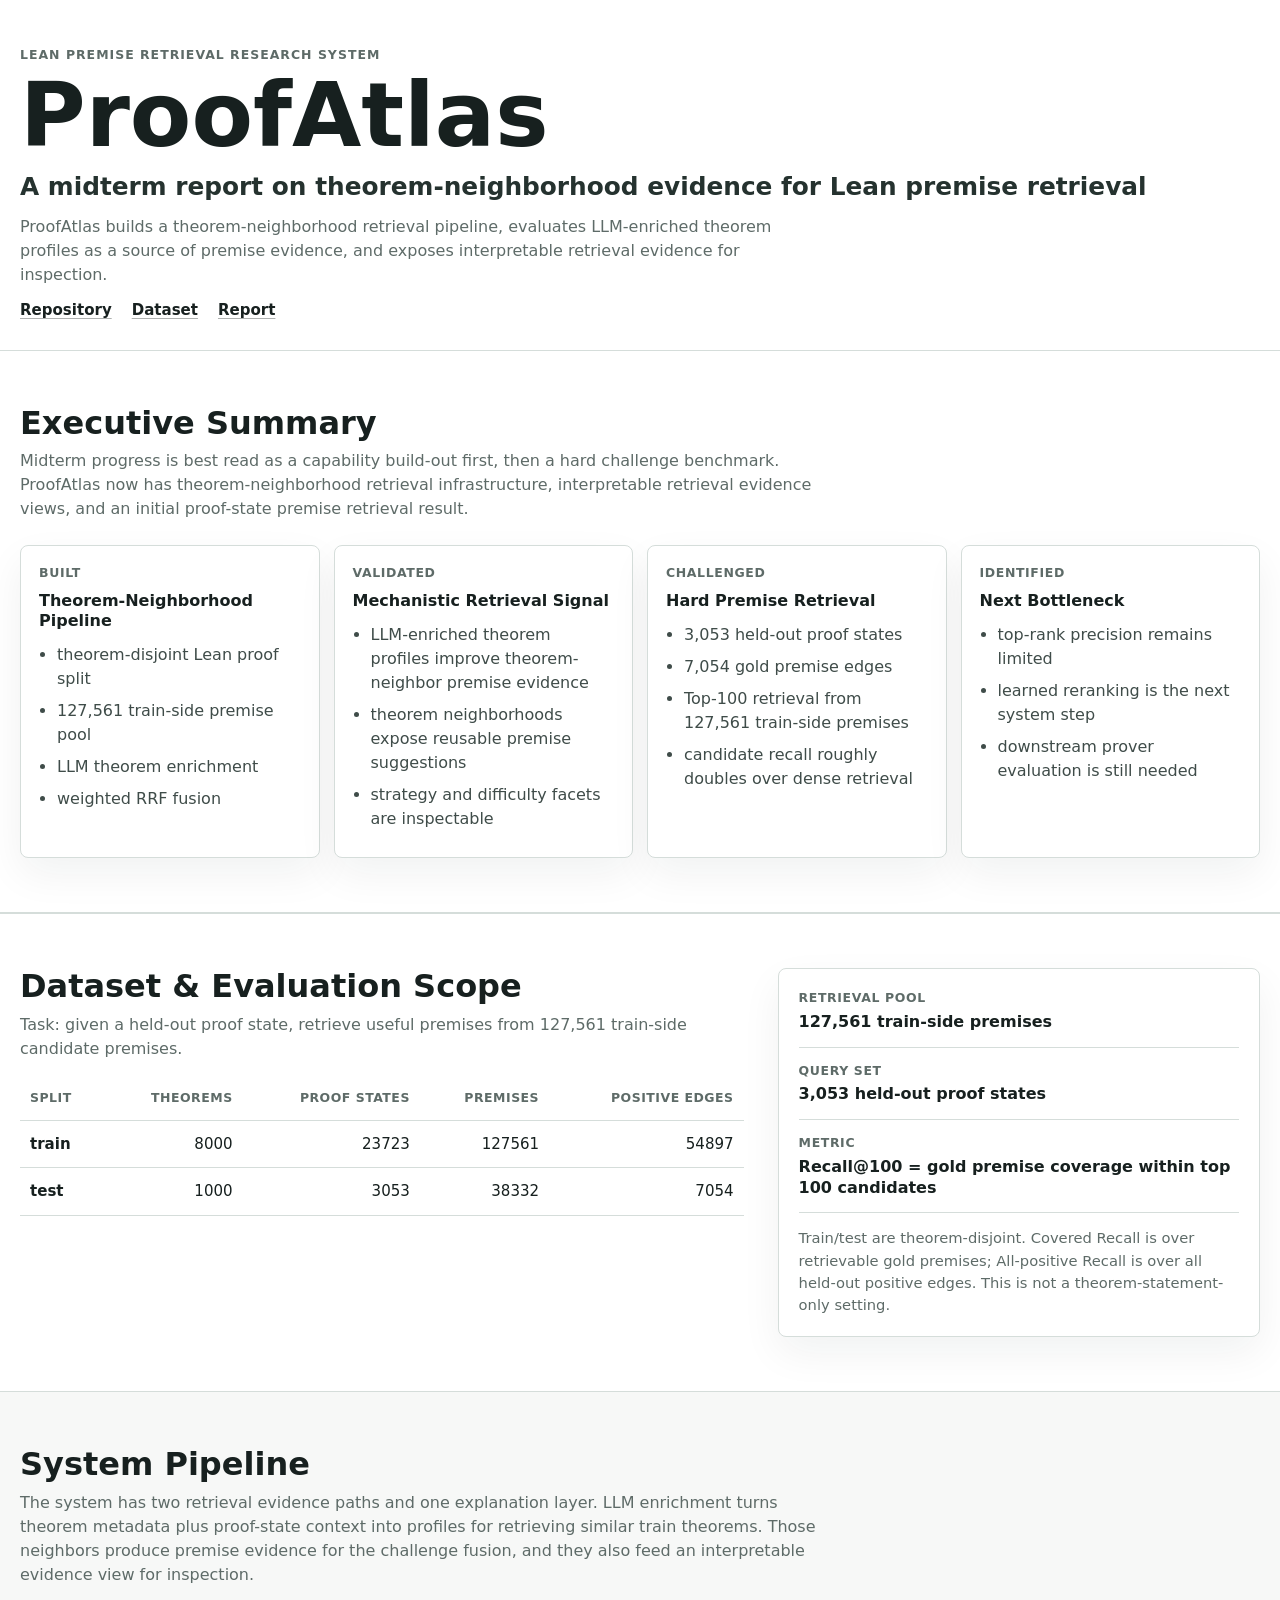
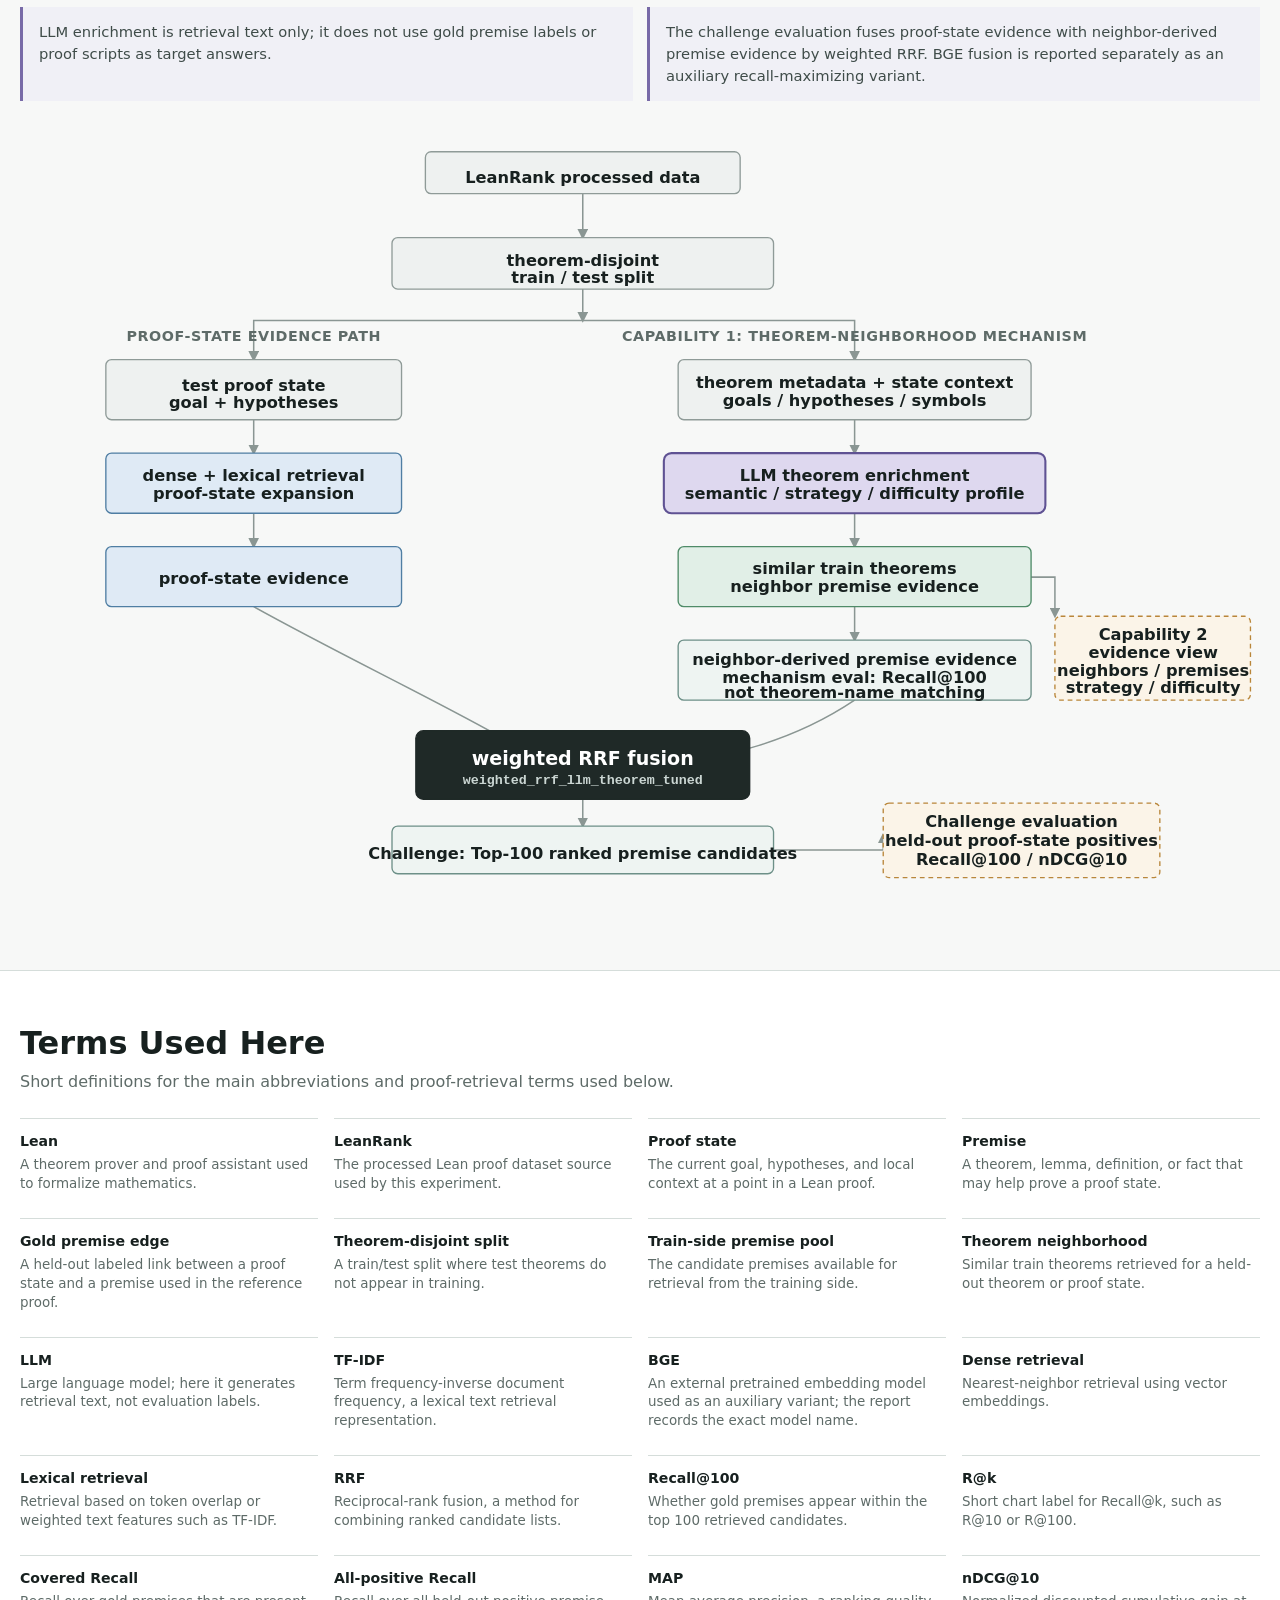
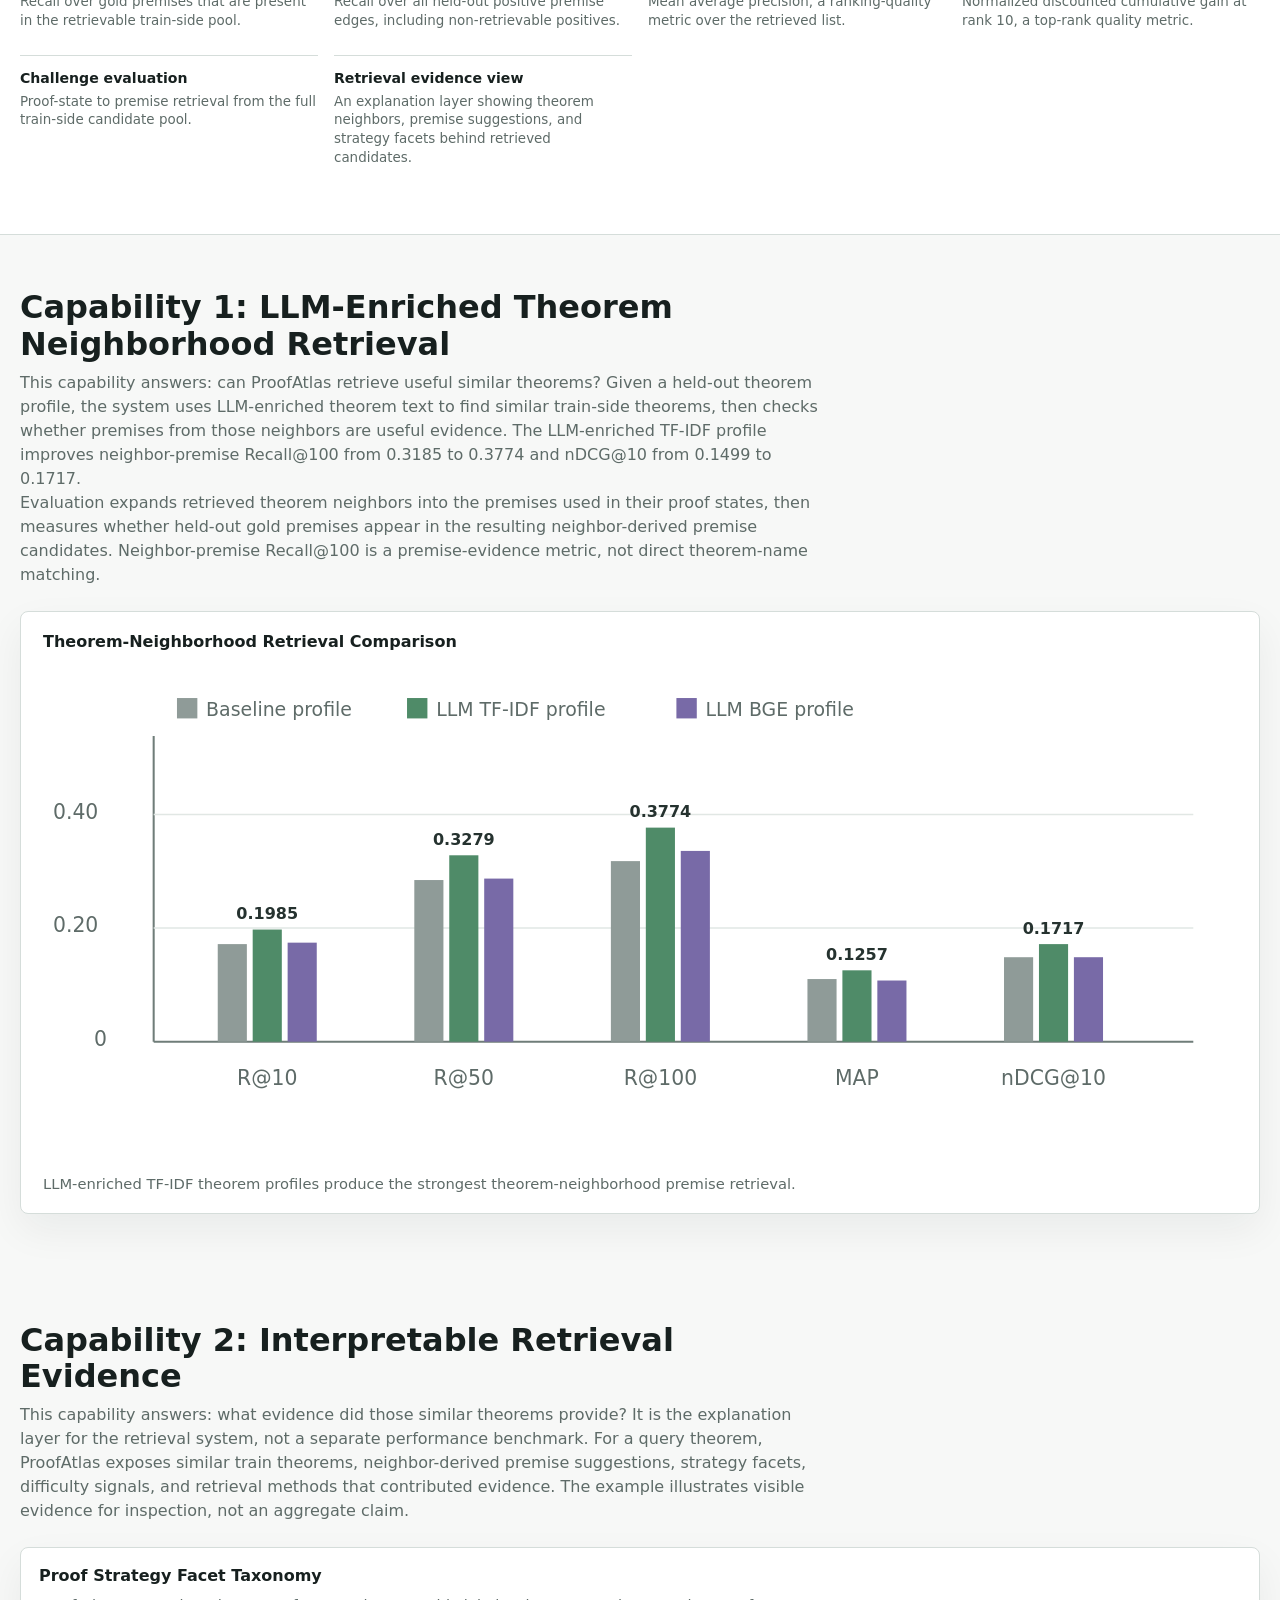
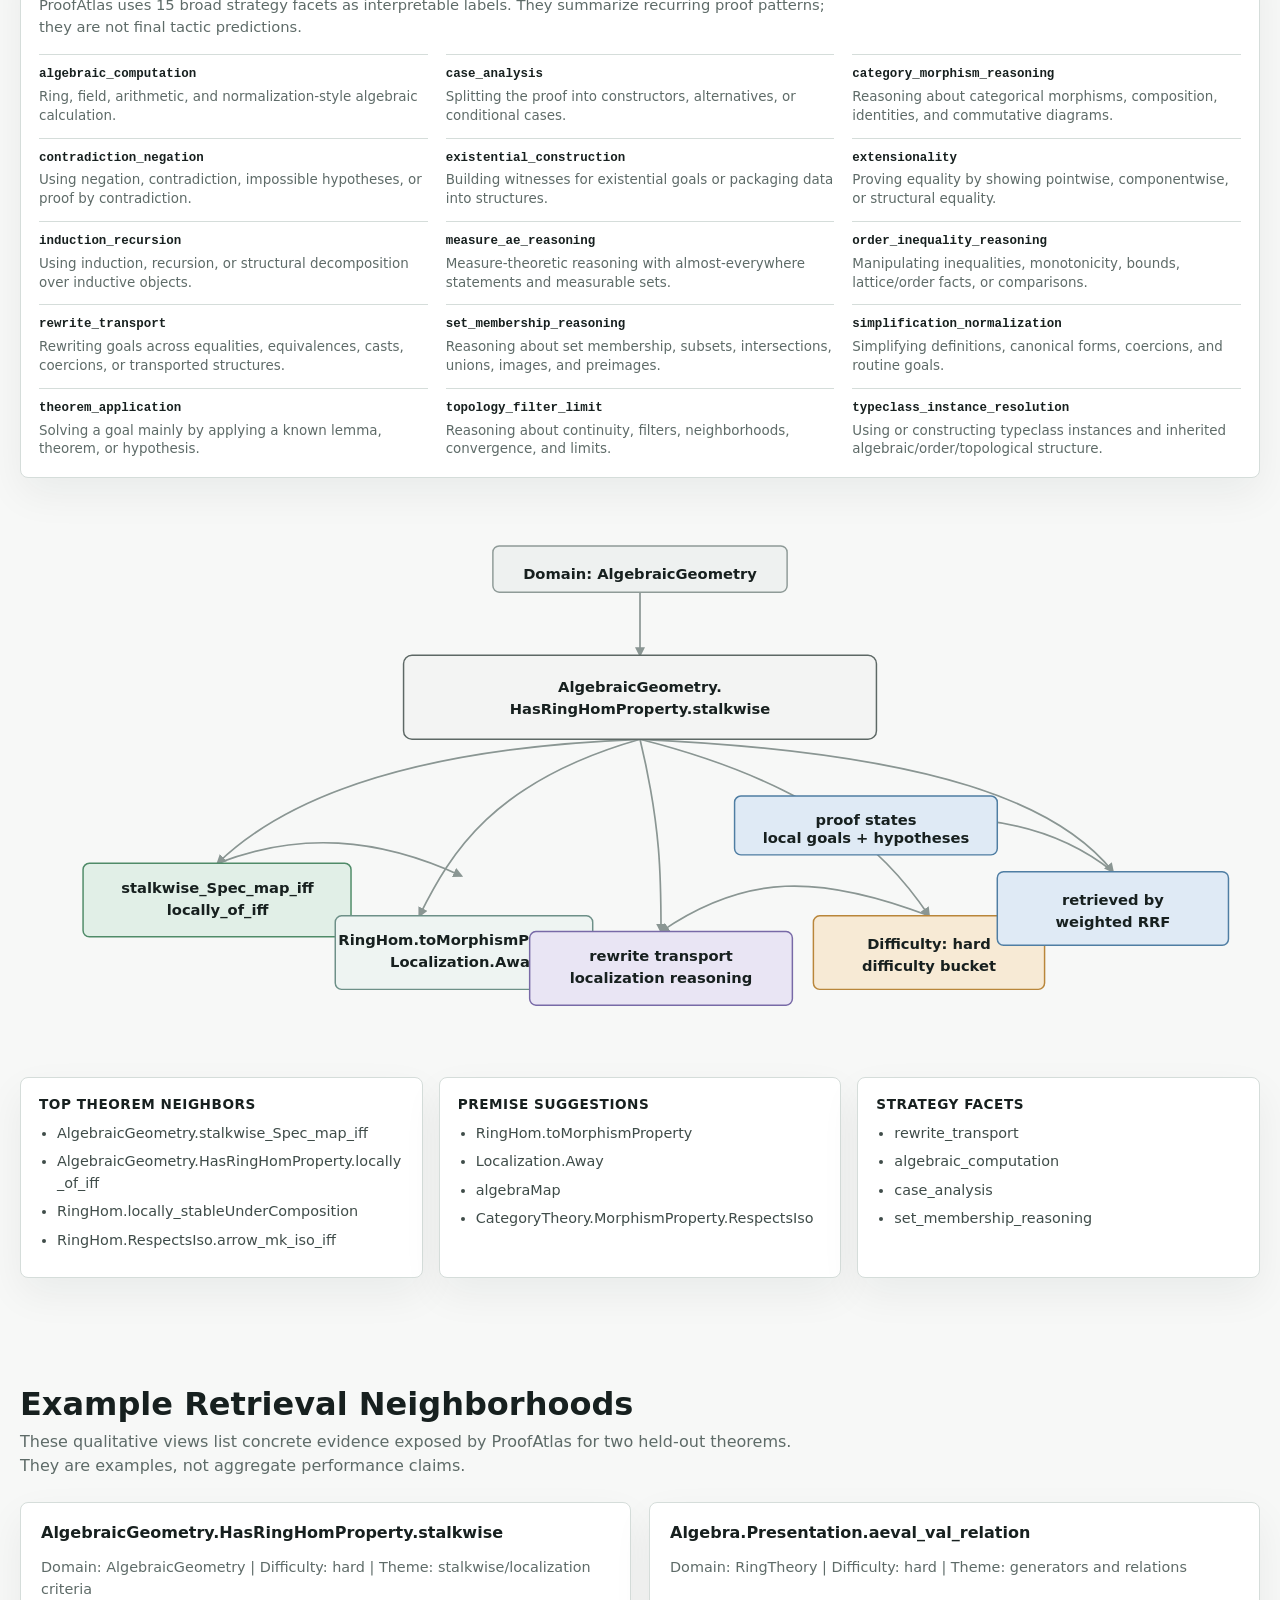
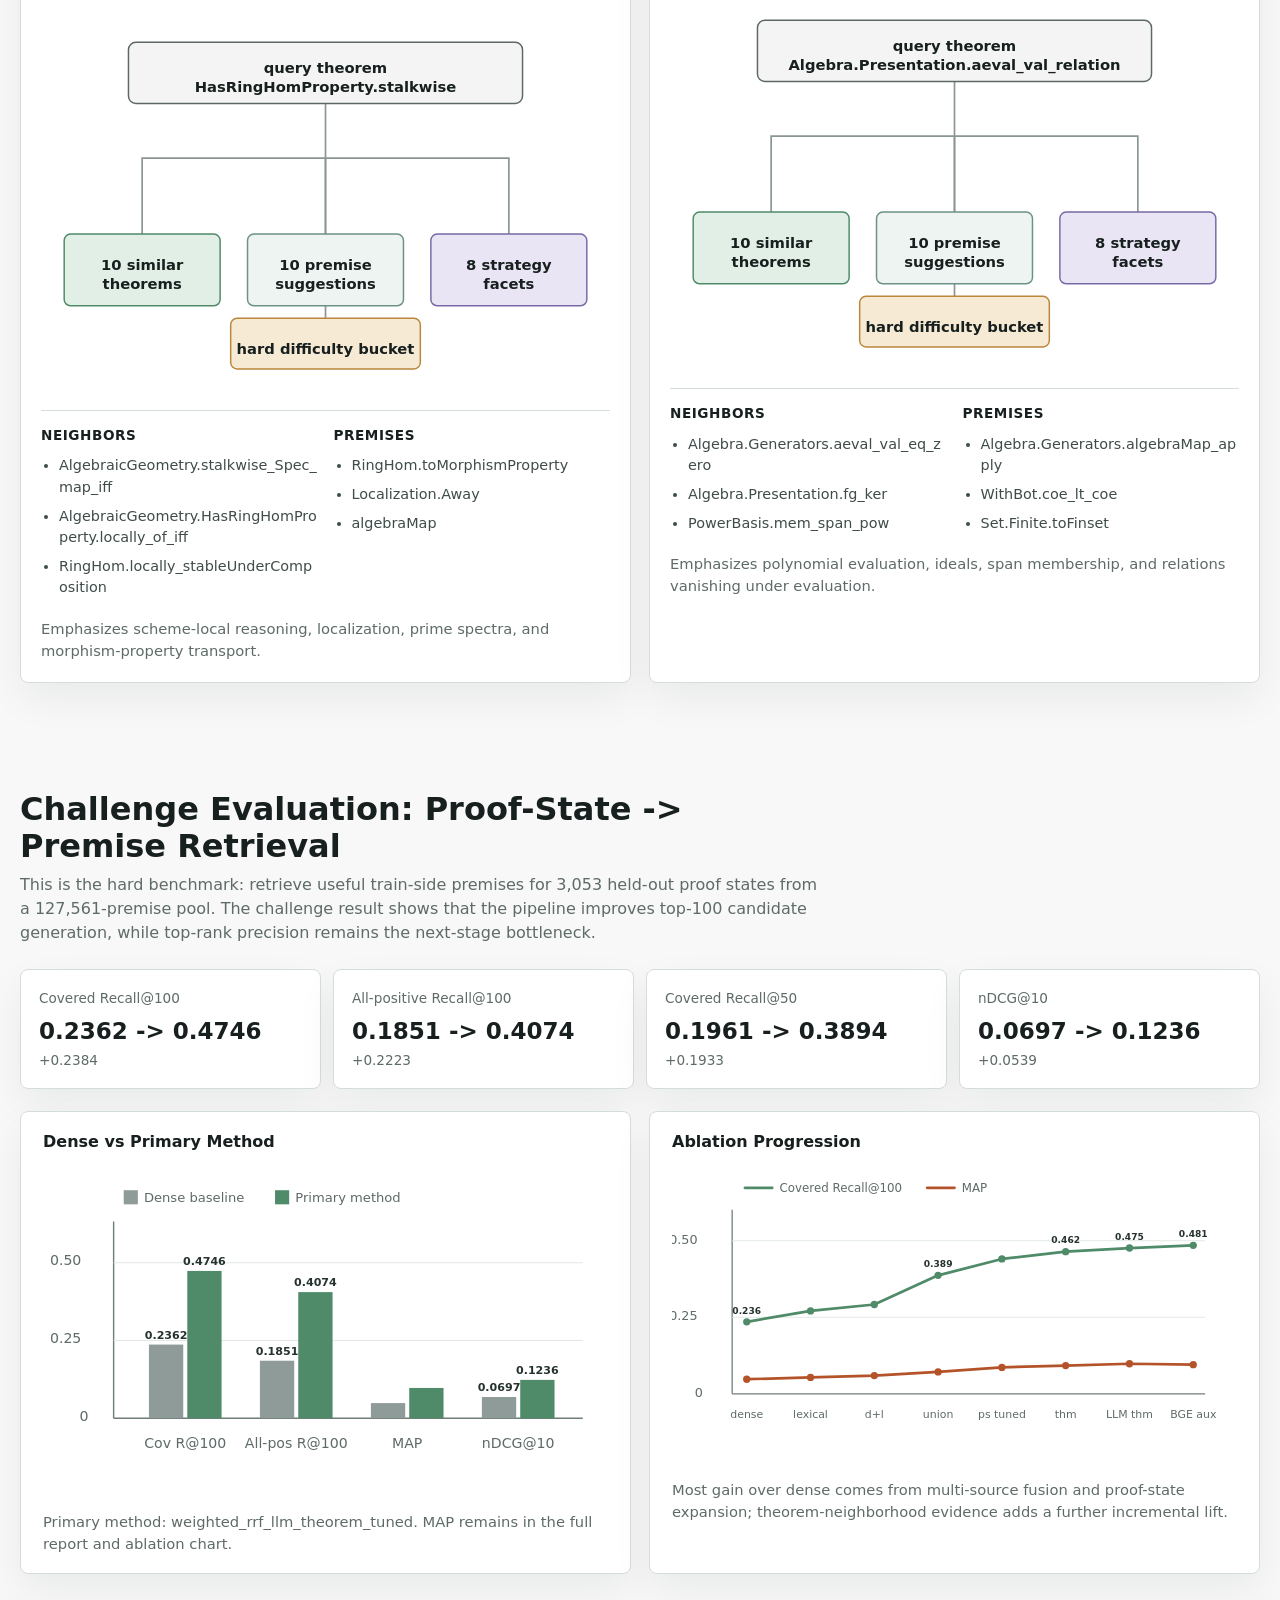
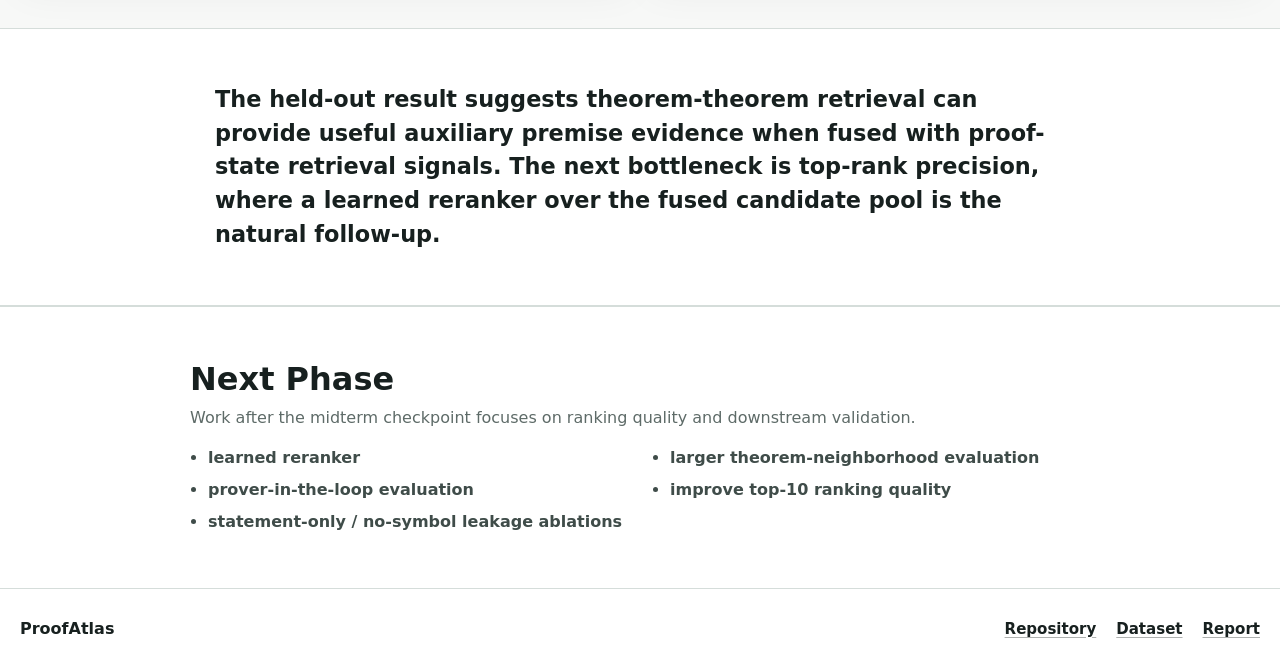
<file: docs/index.html>
<!doctype html>
<html lang="en">
  <head>
    <meta charset="utf-8" />
    <meta name="viewport" content="width=device-width, initial-scale=1" />
    <title>ProofAtlas</title>
    <meta
      name="description"
      content="ProofAtlas: theorem-neighborhood retrieval for Lean premise selection."
    />
    <link rel="stylesheet" href="styles.css" />
  </head>
  <body>
    <header class="site-header">
      <div class="container header-grid">
        <div class="intro">
          <p class="eyebrow">Lean premise retrieval research system</p>
          <h1>ProofAtlas</h1>
          <p class="claim">A midterm report on theorem-neighborhood evidence for Lean premise retrieval</p>
          <p class="support">
            ProofAtlas builds a theorem-neighborhood retrieval pipeline, evaluates
            LLM-enriched theorem profiles as a source of premise evidence, and exposes
            interpretable retrieval evidence for inspection.
          </p>
          <nav class="resource-links" aria-label="Project resources">
            <a href="https://github.com/ZDCSlab/ProofAtlas">Repository</a>
            <a href="https://huggingface.co/datasets/ZDCSlab/proofatlas-enriched">Dataset</a>
            <a href="https://github.com/ZDCSlab/ProofAtlas/blob/main/outputs/reports/ProofAtlas_Project_Report.md">Report</a>
          </nav>
        </div>

      </div>
    </header>

    <main>
      <section class="milestone-band">
        <div class="container">
          <div class="section-heading">
            <h2>Executive Summary</h2>
            <p>
              Midterm progress is best read as a capability build-out first, then a
              hard challenge benchmark. ProofAtlas now has theorem-neighborhood
              retrieval infrastructure, interpretable retrieval evidence views, and an initial
              proof-state premise retrieval result.
            </p>
          </div>
          <div class="milestone-grid">
            <article>
              <span>Built</span>
              <h3>Theorem-Neighborhood Pipeline</h3>
              <ul>
                <li>theorem-disjoint Lean proof split</li>
                <li>127,561 train-side premise pool</li>
                <li>LLM theorem enrichment</li>
                <li>weighted RRF fusion</li>
              </ul>
            </article>
            <article>
              <span>Validated</span>
              <h3>Mechanistic Retrieval Signal</h3>
              <ul>
                <li>LLM-enriched theorem profiles improve theorem-neighbor premise evidence</li>
                <li>theorem neighborhoods expose reusable premise suggestions</li>
                <li>strategy and difficulty facets are inspectable</li>
              </ul>
            </article>
            <article>
              <span>Challenged</span>
              <h3>Hard Premise Retrieval</h3>
              <ul>
                <li>3,053 held-out proof states</li>
                <li>7,054 gold premise edges</li>
                <li>Top-100 retrieval from 127,561 train-side premises</li>
                <li>candidate recall roughly doubles over dense retrieval</li>
              </ul>
            </article>
            <article>
              <span>Identified</span>
              <h3>Next Bottleneck</h3>
              <ul>
                <li>top-rank precision remains limited</li>
                <li>learned reranking is the next system step</li>
                <li>downstream prover evaluation is still needed</li>
              </ul>
            </article>
          </div>
        </div>
      </section>

      <section class="dataset-band">
        <div class="container dataset-scope-grid">
          <article>
            <div class="section-heading compact">
              <h2>Dataset & Evaluation Scope</h2>
              <p>
                Task: given a held-out proof state, retrieve useful premises from
                127,561 train-side candidate premises.
              </p>
            </div>
            <table class="data-table">
              <thead>
                <tr>
                  <th>Split</th>
                  <th>Theorems</th>
                  <th>Proof states</th>
                  <th>Premises</th>
                  <th>Positive edges</th>
                </tr>
              </thead>
              <tbody>
                <tr>
                  <th>train</th>
                  <td>8000</td>
                  <td>23723</td>
                  <td>127561</td>
                  <td>54897</td>
                </tr>
                <tr>
                  <th>test</th>
                  <td>1000</td>
                  <td>3053</td>
                  <td>38332</td>
                  <td>7054</td>
                </tr>
              </tbody>
            </table>
          </article>

          <aside class="review-box" aria-label="Evaluation review">
            <div>
              <span>Retrieval pool</span>
              <strong>127,561 train-side premises</strong>
            </div>
            <div>
              <span>Query set</span>
              <strong>3,053 held-out proof states</strong>
            </div>
            <div>
              <span>Metric</span>
              <strong>Recall@100 = gold premise coverage within top 100 candidates</strong>
            </div>
            <p>
              Train/test are theorem-disjoint. Covered Recall is over retrievable
              gold premises; All-positive Recall is over all held-out positive edges.
              This is not a theorem-statement-only setting.
            </p>
          </aside>
        </div>
      </section>

      <section class="figure-band">
        <div class="container">
          <div class="section-heading">
            <h2>System Pipeline</h2>
            <p>
              The system has two retrieval evidence paths and one explanation layer.
              LLM enrichment turns theorem metadata plus proof-state context into
              profiles for retrieving similar train theorems. Those neighbors produce
              premise evidence for the challenge fusion, and they also feed an
              interpretable evidence view for inspection.
            </p>
          </div>
          <div class="method-notes">
            <p>
              LLM enrichment is retrieval text only; it does not use gold premise labels
              or proof scripts as target answers.
            </p>
            <p>
              The challenge evaluation fuses proof-state evidence with neighbor-derived
              premise evidence by weighted RRF. BGE fusion is reported separately as an
              auxiliary recall-maximizing variant.
            </p>
          </div>
          <svg class="pipeline-graph" viewBox="0 0 1300 830" role="img" aria-labelledby="pipeline-title pipeline-desc">
            <title id="pipeline-title">ProofAtlas retrieval pipeline graph</title>
            <desc id="pipeline-desc">
              LeanRank data is split into a proof-state retrieval path and an LLM
              theorem-neighborhood path. The theorem-neighborhood path is evaluated as
              a mechanism check, also feeds an interpretable evidence view, and then
              contributes neighbor-derived premise evidence to weighted RRF fusion.
            </desc>
            <defs>
              <marker id="arrow" viewBox="0 0 10 10" refX="8" refY="5" markerWidth="7" markerHeight="7" orient="auto-start-reverse">
                <path d="M 0 0 L 10 5 L 0 10 z" class="arrow-head" />
              </marker>
            </defs>

            <g class="edges">
              <path d="M590 72 V118" />
              <path d="M590 172 V205" />
              <path d="M590 205 H245 V246" />
              <path d="M590 205 H875 V246" />
              <path d="M245 309 V344" />
              <path d="M245 407 V442" />
              <path d="M875 309 V344" />
              <path d="M875 407 V442" />
              <path d="M875 505 V540" />
              <path d="M1060 474 H1085 V515" />
              <path d="M245 505 C335 555 440 605 510 645" />
              <path d="M875 603 C790 660 705 665 670 673" />
              <path d="M590 707 V735" />
              <path d="M790 760 H905 V744" />
            </g>

            <g class="node data" transform="translate(425 28)">
              <rect width="330" height="44" rx="6" />
              <text x="165" y="28">LeanRank processed data</text>
            </g>
            <g class="node data" transform="translate(390 118)">
              <rect width="400" height="54" rx="6" />
              <text x="200" y="25">theorem-disjoint</text>
              <text x="200" y="43">train / test split</text>
            </g>

            <g class="pipeline-label" transform="translate(245 226)">
              <text>Proof-state evidence path</text>
            </g>
            <g class="pipeline-label" transform="translate(875 226)">
              <text>Capability 1: theorem-neighborhood mechanism</text>
            </g>

            <g class="node data" transform="translate(90 246)">
              <rect width="310" height="63" rx="6" />
              <text x="155" y="28">test proof state</text>
              <text x="155" y="46">goal + hypotheses</text>
            </g>
            <g class="node retrieval" transform="translate(90 344)">
              <rect width="310" height="63" rx="6" />
              <text x="155" y="24">dense + lexical retrieval</text>
              <text x="155" y="43">proof-state expansion</text>
            </g>
            <g class="node retrieval" transform="translate(90 442)">
              <rect width="310" height="63" rx="6" />
              <text x="155" y="34">proof-state evidence</text>
            </g>

            <g class="node data" transform="translate(690 246)">
              <rect width="370" height="63" rx="6" />
              <text x="185" y="25">theorem metadata + state context</text>
              <text x="185" y="44">goals / hypotheses / symbols</text>
            </g>
            <g class="node enrichment core" transform="translate(675 344)">
              <rect width="400" height="63" rx="8" />
              <text x="200" y="24">LLM theorem enrichment</text>
              <text x="200" y="43">semantic / strategy / difficulty profile</text>
            </g>
            <g class="node neighborhood" transform="translate(690 442)">
              <rect width="370" height="63" rx="6" />
              <text x="185" y="24">similar train theorems</text>
              <text x="185" y="43">neighbor premise evidence</text>
            </g>
            <g class="node output" transform="translate(690 540)">
              <rect width="370" height="63" rx="6" />
              <text x="185" y="21">neighbor-derived premise evidence</text>
              <text x="185" y="40">mechanism eval: Recall@100</text>
              <text x="185" y="56">not theorem-name matching</text>
            </g>
            <g class="node metric eval-only" transform="translate(1085 515)">
              <rect width="205" height="88" rx="6" />
              <text x="103" y="20">Capability 2</text>
              <text x="103" y="39">evidence view</text>
              <text x="103" y="58">neighbors / premises</text>
              <text x="103" y="76">strategy / difficulty</text>
            </g>

            <g class="node fusion" transform="translate(415 635)">
              <rect width="350" height="72" rx="8" />
              <text x="175" y="30">weighted RRF fusion</text>
              <text x="175" y="52">weighted_rrf_llm_theorem_tuned</text>
            </g>

            <g class="node output" transform="translate(390 735)">
              <rect width="400" height="50" rx="6" />
              <text x="200" y="30">Challenge: Top-100 ranked premise candidates</text>
            </g>
            <g class="node metric eval-only" transform="translate(905 711)">
              <rect width="290" height="78" rx="6" />
              <text x="145" y="20">Challenge evaluation</text>
              <text x="145" y="40">held-out proof-state positives</text>
              <text x="145" y="60">Recall@100 / nDCG@10</text>
            </g>
          </svg>
          <svg class="pipeline-mobile-graph" viewBox="0 0 390 1090" role="img" aria-label="Mobile ProofAtlas retrieval pipeline graph">
            <defs>
              <marker id="mobile-arrow" viewBox="0 0 10 10" refX="8" refY="5" markerWidth="7" markerHeight="7" orient="auto-start-reverse">
                <path d="M 0 0 L 10 5 L 0 10 z" class="arrow-head" />
              </marker>
            </defs>
            <g class="mobile-edges">
              <path d="M195 58 V96" />
              <path d="M195 156 V194" />
              <path d="M195 254 V292" />
              <path d="M195 352 V390" />
              <path d="M195 450 V488" />
              <path d="M195 558 V596" />
              <path d="M195 666 V704" />
              <path d="M195 774 V812" />
              <path d="M195 882 V920" />
              <path d="M195 990 V1018" />
            </g>
            <g class="node data" transform="translate(45 16)">
              <rect width="300" height="42" rx="6" />
              <text x="150" y="26">LeanRank processed data</text>
            </g>
            <g class="node data" transform="translate(45 96)">
              <rect width="300" height="60" rx="6" />
              <text x="150" y="26">theorem-disjoint</text>
              <text x="150" y="44">train / test split</text>
            </g>
            <g class="node retrieval" transform="translate(45 194)">
              <rect width="300" height="60" rx="6" />
              <text x="150" y="24">proof-state evidence</text>
              <text x="150" y="43">dense + lexical + expansion</text>
            </g>
            <g class="node data" transform="translate(45 292)">
              <rect width="300" height="60" rx="6" />
              <text x="150" y="20">theorem metadata + state</text>
              <text x="150" y="39">goals / hypotheses / symbols</text>
            </g>
            <g class="node enrichment core" transform="translate(45 390)">
              <rect width="300" height="60" rx="6" />
              <text x="150" y="20">LLM theorem enrichment</text>
              <text x="150" y="39">semantic / strategy / difficulty</text>
            </g>
            <g class="node neighborhood" transform="translate(45 488)">
              <rect width="300" height="70" rx="6" />
              <text x="150" y="24">similar train theorems</text>
              <text x="150" y="43">neighbor premise evidence</text>
            </g>
            <g class="node output" transform="translate(45 596)">
              <rect width="300" height="70" rx="6" />
              <text x="150" y="21">Capability 1 mechanism eval</text>
              <text x="150" y="42">neighbor-premise Recall@100</text>
              <text x="150" y="59">not theorem-name matching</text>
            </g>
            <g class="node metric eval-only" transform="translate(45 704)">
              <rect width="300" height="70" rx="6" />
              <text x="150" y="20">Capability 2 evidence view</text>
              <text x="150" y="40">neighbors + premise suggestions</text>
              <text x="150" y="58">strategy + difficulty signals</text>
            </g>
            <g class="node output" transform="translate(45 812)">
              <rect width="300" height="70" rx="6" />
              <text x="150" y="22">proof-state evidence +</text>
              <text x="150" y="42">neighbor-derived evidence</text>
              <text x="150" y="59">for challenge fusion</text>
            </g>
            <g class="node fusion" transform="translate(28 920)">
              <rect width="334" height="70" rx="8" />
              <text x="167" y="28">weighted RRF fusion</text>
              <text x="167" y="50">weighted_rrf_llm_theorem_tuned</text>
            </g>
            <g class="node metric" transform="translate(45 1018)">
              <rect width="300" height="72" rx="6" />
              <text x="150" y="18">Challenge Top-100 candidates</text>
              <text x="150" y="38">held-out proof-state positives</text>
              <text x="150" y="58">Recall@100 / nDCG@10</text>
            </g>
          </svg>
        </div>
      </section>

      <section class="terms-band">
        <div class="container">
          <div class="section-heading">
            <h2>Terms Used Here</h2>
            <p>Short definitions for the main abbreviations and proof-retrieval terms used below.</p>
          </div>
          <dl class="terms-grid">
            <div><dt>Lean</dt><dd>A theorem prover and proof assistant used to formalize mathematics.</dd></div>
            <div><dt>LeanRank</dt><dd>The processed Lean proof dataset source used by this experiment.</dd></div>
            <div><dt>Proof state</dt><dd>The current goal, hypotheses, and local context at a point in a Lean proof.</dd></div>
            <div><dt>Premise</dt><dd>A theorem, lemma, definition, or fact that may help prove a proof state.</dd></div>
            <div><dt>Gold premise edge</dt><dd>A held-out labeled link between a proof state and a premise used in the reference proof.</dd></div>
            <div><dt>Theorem-disjoint split</dt><dd>A train/test split where test theorems do not appear in training.</dd></div>
            <div><dt>Train-side premise pool</dt><dd>The candidate premises available for retrieval from the training side.</dd></div>
            <div><dt>Theorem neighborhood</dt><dd>Similar train theorems retrieved for a held-out theorem or proof state.</dd></div>
            <div><dt>LLM</dt><dd>Large language model; here it generates retrieval text, not evaluation labels.</dd></div>
            <div><dt>TF-IDF</dt><dd>Term frequency-inverse document frequency, a lexical text retrieval representation.</dd></div>
            <div><dt>BGE</dt><dd>An external pretrained embedding model used as an auxiliary variant; the report records the exact model name.</dd></div>
            <div><dt>Dense retrieval</dt><dd>Nearest-neighbor retrieval using vector embeddings.</dd></div>
            <div><dt>Lexical retrieval</dt><dd>Retrieval based on token overlap or weighted text features such as TF-IDF.</dd></div>
            <div><dt>RRF</dt><dd>Reciprocal-rank fusion, a method for combining ranked candidate lists.</dd></div>
            <div><dt>Recall@100</dt><dd>Whether gold premises appear within the top 100 retrieved candidates.</dd></div>
            <div><dt>R@k</dt><dd>Short chart label for Recall@k, such as R@10 or R@100.</dd></div>
            <div><dt>Covered Recall</dt><dd>Recall over gold premises that are present in the retrievable train-side pool.</dd></div>
            <div><dt>All-positive Recall</dt><dd>Recall over all held-out positive premise edges, including non-retrievable positives.</dd></div>
            <div><dt>MAP</dt><dd>Mean average precision, a ranking-quality metric over the retrieved list.</dd></div>
            <div><dt>nDCG@10</dt><dd>Normalized discounted cumulative gain at rank 10, a top-rank quality metric.</dd></div>
            <div><dt>Challenge evaluation</dt><dd>Proof-state to premise retrieval from the full train-side candidate pool.</dd></div>
            <div><dt>Retrieval evidence view</dt><dd>An explanation layer showing theorem neighbors, premise suggestions, and strategy facets behind retrieved candidates.</dd></div>
          </dl>
        </div>
      </section>

      <section class="container results">
        <div class="section-heading">
          <h2>Capability 1: LLM-Enriched Theorem Neighborhood Retrieval</h2>
          <p>
            This capability answers: can ProofAtlas retrieve useful similar theorems?
            Given a held-out theorem profile, the system uses LLM-enriched theorem text
            to find similar train-side theorems, then checks whether premises from those
            neighbors are useful evidence. The LLM-enriched TF-IDF profile improves
            neighbor-premise Recall@100 from 0.3185 to 0.3774 and nDCG@10 from 0.1499
            to 0.1717.
          </p>
          <p>
            Evaluation expands retrieved theorem neighbors into the premises used in
            their proof states, then measures whether held-out gold premises appear in
            the resulting neighbor-derived premise candidates. Neighbor-premise
            Recall@100 is a premise-evidence metric, not direct theorem-name matching.
          </p>
        </div>

        <div class="chart-grid">
          <article class="chart-panel wide">
            <h3>Theorem-Neighborhood Retrieval Comparison</h3>
            <svg class="chart" viewBox="0 0 820 340" role="img" aria-label="Grouped bars comparing theorem retrieval methods">
              <g class="axis">
                <path d="M76 258 H790" />
                <path d="M76 48 V258" />
                <text x="44" y="261">0</text>
                <text x="38" y="183">0.20</text>
                <text x="38" y="105">0.40</text>
              </g>
              <g class="grid-lines">
                <path d="M76 180 H790" />
                <path d="M76 102 H790" />
              </g>
              <g class="bars">
                <rect class="bar baseline" x="120" y="191" width="20" height="67" />
                <rect class="bar primary" x="144" y="181" width="20" height="77" />
                <rect class="bar aux" x="168" y="190" width="20" height="68" />
                <rect class="bar baseline" x="255" y="147" width="20" height="111" />
                <rect class="bar primary" x="279" y="130" width="20" height="128" />
                <rect class="bar aux" x="303" y="146" width="20" height="112" />
                <rect class="bar baseline" x="390" y="134" width="20" height="124" />
                <rect class="bar primary" x="414" y="111" width="20" height="147" />
                <rect class="bar aux" x="438" y="127" width="20" height="131" />
                <rect class="bar baseline" x="525" y="215" width="20" height="43" />
                <rect class="bar primary" x="549" y="209" width="20" height="49" />
                <rect class="bar aux" x="573" y="216" width="20" height="42" />
                <rect class="bar baseline" x="660" y="200" width="20" height="58" />
                <rect class="bar primary" x="684" y="191" width="20" height="67" />
                <rect class="bar aux" x="708" y="200" width="20" height="58" />
              </g>
              <g class="value-labels">
                <text x="154" y="174">0.1985</text>
                <text x="289" y="123">0.3279</text>
                <text x="424" y="104">0.3774</text>
                <text x="559" y="202">0.1257</text>
                <text x="694" y="184">0.1717</text>
              </g>
              <g class="chart-labels">
                <text x="154" y="288">R@10</text>
                <text x="289" y="288">R@50</text>
                <text x="424" y="288">R@100</text>
                <text x="559" y="288">MAP</text>
                <text x="694" y="288">nDCG@10</text>
              </g>
              <g class="legend">
                <rect class="bar baseline" x="92" y="22" width="14" height="14" />
                <text x="112" y="34">Baseline profile</text>
                <rect class="bar primary" x="250" y="22" width="14" height="14" />
                <text x="270" y="34">LLM TF-IDF profile</text>
                <rect class="bar aux" x="435" y="22" width="14" height="14" />
                <text x="455" y="34">LLM BGE profile</text>
              </g>
            </svg>
            <p class="caption">
              LLM-enriched TF-IDF theorem profiles produce the strongest theorem-neighborhood premise retrieval.
            </p>
          </article>
        </div>
      </section>

      <section class="figure-band">
        <div class="container">
          <div class="section-heading">
            <h2>Capability 2: Interpretable Retrieval Evidence</h2>
            <p>
              This capability answers: what evidence did those similar theorems provide?
              It is the explanation layer for the retrieval system, not a separate
              performance benchmark. For a query theorem, ProofAtlas exposes similar
              train theorems, neighbor-derived premise suggestions, strategy facets,
              difficulty signals, and retrieval methods that contributed evidence. The
              example illustrates visible evidence for inspection, not an aggregate claim.
            </p>
          </div>
          <div class="strategy-taxonomy">
            <h3>Proof Strategy Facet Taxonomy</h3>
            <p>
              ProofAtlas uses 15 broad strategy facets as interpretable labels. They
              summarize recurring proof patterns; they are not final tactic predictions.
            </p>
            <dl>
              <div><dt>algebraic_computation</dt><dd>Ring, field, arithmetic, and normalization-style algebraic calculation.</dd></div>
              <div><dt>case_analysis</dt><dd>Splitting the proof into constructors, alternatives, or conditional cases.</dd></div>
              <div><dt>category_morphism_reasoning</dt><dd>Reasoning about categorical morphisms, composition, identities, and commutative diagrams.</dd></div>
              <div><dt>contradiction_negation</dt><dd>Using negation, contradiction, impossible hypotheses, or proof by contradiction.</dd></div>
              <div><dt>existential_construction</dt><dd>Building witnesses for existential goals or packaging data into structures.</dd></div>
              <div><dt>extensionality</dt><dd>Proving equality by showing pointwise, componentwise, or structural equality.</dd></div>
              <div><dt>induction_recursion</dt><dd>Using induction, recursion, or structural decomposition over inductive objects.</dd></div>
              <div><dt>measure_ae_reasoning</dt><dd>Measure-theoretic reasoning with almost-everywhere statements and measurable sets.</dd></div>
              <div><dt>order_inequality_reasoning</dt><dd>Manipulating inequalities, monotonicity, bounds, lattice/order facts, or comparisons.</dd></div>
              <div><dt>rewrite_transport</dt><dd>Rewriting goals across equalities, equivalences, casts, coercions, or transported structures.</dd></div>
              <div><dt>set_membership_reasoning</dt><dd>Reasoning about set membership, subsets, intersections, unions, images, and preimages.</dd></div>
              <div><dt>simplification_normalization</dt><dd>Simplifying definitions, canonical forms, coercions, and routine goals.</dd></div>
              <div><dt>theorem_application</dt><dd>Solving a goal mainly by applying a known lemma, theorem, or hypothesis.</dd></div>
              <div><dt>topology_filter_limit</dt><dd>Reasoning about continuity, filters, neighborhoods, convergence, and limits.</dd></div>
              <div><dt>typeclass_instance_resolution</dt><dd>Using or constructing typeclass instances and inherited algebraic/order/topological structure.</dd></div>
            </dl>
          </div>
          <svg class="knowledge-graph" viewBox="0 0 1180 520" role="img" aria-label="Representative ProofAtlas knowledge graph">
            <defs>
              <marker id="kg-arrow" viewBox="0 0 10 10" refX="8" refY="5" markerWidth="6" markerHeight="6" orient="auto-start-reverse">
                <path d="M 0 0 L 10 5 L 0 10 z" class="arrow-head" />
              </marker>
            </defs>
            <g class="kg-edges">
              <path d="M590 82 V142" />
              <path d="M590 222 C380 230 255 275 188 340" />
              <path d="M590 222 C450 262 410 330 380 390" />
              <path d="M590 222 C610 305 610 355 610 405" />
              <path d="M590 222 C760 265 825 330 865 390" />
              <path d="M590 222 C875 235 990 285 1040 348" />
              <path d="M188 340 C265 310 340 315 420 352" />
              <path d="M865 390 C760 350 690 350 610 405" />
              <path d="M1040 348 C980 300 900 288 805 304" />
            </g>
            <g class="kg-node domain" transform="translate(450 38)">
              <rect width="280" height="44" rx="6" />
              <text x="140" y="28">Domain: AlgebraicGeometry</text>
            </g>
            <g class="kg-node theorem" transform="translate(365 142)">
              <rect width="450" height="80" rx="8" />
              <text x="225" y="31">AlgebraicGeometry.</text>
              <text x="225" y="52">HasRingHomProperty.stalkwise</text>
            </g>
            <g class="kg-node neighbor" transform="translate(60 340)">
              <rect width="255" height="70" rx="6" />
              <text x="128" y="24">stalkwise_Spec_map_iff</text>
              <text x="128" y="45">locally_of_iff</text>
            </g>
            <g class="kg-node premise" transform="translate(300 390)">
              <rect width="245" height="70" rx="6" />
              <text x="123" y="24">RingHom.toMorphismProperty</text>
              <text x="123" y="45">Localization.Away</text>
            </g>
            <g class="kg-node strategy" transform="translate(485 405)">
              <rect width="250" height="70" rx="6" />
              <text x="125" y="24">rewrite transport</text>
              <text x="125" y="45">localization reasoning</text>
            </g>
            <g class="kg-node difficulty" transform="translate(755 390)">
              <rect width="220" height="70" rx="6" />
              <text x="110" y="28">Difficulty: hard</text>
              <text x="110" y="49">difficulty bucket</text>
            </g>
            <g class="kg-node retrieval" transform="translate(930 348)">
              <rect width="220" height="70" rx="6" />
              <text x="110" y="28">retrieved by</text>
              <text x="110" y="49">weighted RRF</text>
            </g>
            <g class="kg-node proofstate" transform="translate(680 276)">
              <rect width="250" height="56" rx="6" />
              <text x="125" y="24">proof states</text>
              <text x="125" y="41">local goals + hypotheses</text>
            </g>
          </svg>
          <div class="evidence-grid">
            <article>
              <h3>Top Theorem Neighbors</h3>
              <ul>
                <li>AlgebraicGeometry.stalkwise_Spec_map_iff</li>
                <li>AlgebraicGeometry.HasRingHomProperty.locally_of_iff</li>
                <li>RingHom.locally_stableUnderComposition</li>
                <li>RingHom.RespectsIso.arrow_mk_iso_iff</li>
              </ul>
            </article>
            <article>
              <h3>Premise Suggestions</h3>
              <ul>
                <li>RingHom.toMorphismProperty</li>
                <li>Localization.Away</li>
                <li>algebraMap</li>
                <li>CategoryTheory.MorphismProperty.RespectsIso</li>
              </ul>
            </article>
            <article>
              <h3>Strategy Facets</h3>
              <ul>
                <li>rewrite_transport</li>
                <li>algebraic_computation</li>
                <li>case_analysis</li>
                <li>set_membership_reasoning</li>
              </ul>
            </article>
          </div>
        </div>
      </section>

      <section class="container demo-section">
        <div class="section-heading">
          <h2>Example Retrieval Neighborhoods</h2>
          <p>
            These qualitative views list concrete evidence exposed by ProofAtlas for
            two held-out theorems. They are examples, not aggregate performance claims.
          </p>
        </div>
        <div class="demo-grid">
          <article class="demo-case">
            <h3>AlgebraicGeometry.HasRingHomProperty.stalkwise</h3>
            <p class="demo-meta">Domain: AlgebraicGeometry | Difficulty: hard | Theme: stalkwise/localization criteria</p>
            <svg viewBox="0 0 540 360" role="img" aria-label="Demo graph for AlgebraicGeometry HasRingHomProperty stalkwise">
              <g class="demo-edges">
                <path d="M270 74 V134" />
                <path d="M270 134 H96 V206" />
                <path d="M270 134 H270 V206" />
                <path d="M270 134 H444 V206" />
                <path d="M270 134 V286" />
              </g>
              <g class="demo-node theorem" transform="translate(83 24)">
                <rect width="374" height="58" rx="7" />
                <text x="187" y="25">query theorem</text>
                <text x="187" y="43">HasRingHomProperty.stalkwise</text>
              </g>
              <g class="demo-node neighbor" transform="translate(22 206)">
                <rect width="148" height="68" rx="6" />
                <text x="74" y="30">10 similar</text>
                <text x="74" y="48">theorems</text>
              </g>
              <g class="demo-node premise" transform="translate(196 206)">
                <rect width="148" height="68" rx="6" />
                <text x="74" y="30">10 premise</text>
                <text x="74" y="48">suggestions</text>
              </g>
              <g class="demo-node strategy" transform="translate(370 206)">
                <rect width="148" height="68" rx="6" />
                <text x="74" y="30">8 strategy</text>
                <text x="74" y="48">facets</text>
              </g>
              <g class="demo-node difficulty" transform="translate(180 286)">
                <rect width="180" height="48" rx="6" />
                <text x="90" y="30">hard difficulty bucket</text>
              </g>
            </svg>
            <div class="demo-lists">
              <div>
                <strong>Neighbors</strong>
                <ul>
                  <li>AlgebraicGeometry.stalkwise_Spec_map_iff</li>
                  <li>AlgebraicGeometry.HasRingHomProperty.locally_of_iff</li>
                  <li>RingHom.locally_stableUnderComposition</li>
                </ul>
              </div>
              <div>
                <strong>Premises</strong>
                <ul>
                  <li>RingHom.toMorphismProperty</li>
                  <li>Localization.Away</li>
                  <li>algebraMap</li>
                </ul>
              </div>
            </div>
            <p class="caption">
              Emphasizes scheme-local reasoning, localization, prime spectra, and morphism-property transport.
            </p>
          </article>

          <article class="demo-case">
            <h3>Algebra.Presentation.aeval_val_relation</h3>
            <p class="demo-meta">Domain: RingTheory | Difficulty: hard | Theme: generators and relations</p>
            <svg viewBox="0 0 540 360" role="img" aria-label="Demo graph for Algebra Presentation aeval val relation">
              <g class="demo-edges">
                <path d="M270 74 V134" />
                <path d="M270 134 H96 V206" />
                <path d="M270 134 H270 V206" />
                <path d="M270 134 H444 V206" />
                <path d="M270 134 V286" />
              </g>
              <g class="demo-node theorem" transform="translate(83 24)">
                <rect width="374" height="58" rx="7" />
                <text x="187" y="25">query theorem</text>
                <text x="187" y="43">Algebra.Presentation.aeval_val_relation</text>
              </g>
              <g class="demo-node neighbor" transform="translate(22 206)">
                <rect width="148" height="68" rx="6" />
                <text x="74" y="30">10 similar</text>
                <text x="74" y="48">theorems</text>
              </g>
              <g class="demo-node premise" transform="translate(196 206)">
                <rect width="148" height="68" rx="6" />
                <text x="74" y="30">10 premise</text>
                <text x="74" y="48">suggestions</text>
              </g>
              <g class="demo-node strategy" transform="translate(370 206)">
                <rect width="148" height="68" rx="6" />
                <text x="74" y="30">8 strategy</text>
                <text x="74" y="48">facets</text>
              </g>
              <g class="demo-node difficulty" transform="translate(180 286)">
                <rect width="180" height="48" rx="6" />
                <text x="90" y="30">hard difficulty bucket</text>
              </g>
            </svg>
            <div class="demo-lists">
              <div>
                <strong>Neighbors</strong>
                <ul>
                  <li>Algebra.Generators.aeval_val_eq_zero</li>
                  <li>Algebra.Presentation.fg_ker</li>
                  <li>PowerBasis.mem_span_pow</li>
                </ul>
              </div>
              <div>
                <strong>Premises</strong>
                <ul>
                  <li>Algebra.Generators.algebraMap_apply</li>
                  <li>WithBot.coe_lt_coe</li>
                  <li>Set.Finite.toFinset</li>
                </ul>
              </div>
            </div>
            <p class="caption">
              Emphasizes polynomial evaluation, ideals, span membership, and relations vanishing under evaluation.
            </p>
          </article>
        </div>
      </section>

      <section class="container results">
        <div class="section-heading">
          <h2>Challenge Evaluation: Proof-State -> Premise Retrieval</h2>
          <p>
            This is the hard benchmark: retrieve useful train-side premises for 3,053
            held-out proof states from a 127,561-premise pool. The challenge result
            shows that the pipeline improves top-100 candidate generation, while
            top-rank precision remains the next-stage bottleneck.
          </p>
        </div>
        <section class="metric-grid result-metrics" aria-label="Challenge evaluation improvements">
          <article class="metric-card">
            <span>Covered Recall@100</span>
            <strong>0.2362 -> 0.4746</strong>
            <small>+0.2384</small>
          </article>
          <article class="metric-card">
            <span>All-positive Recall@100</span>
            <strong>0.1851 -> 0.4074</strong>
            <small>+0.2223</small>
          </article>
          <article class="metric-card">
            <span>Covered Recall@50</span>
            <strong>0.1961 -> 0.3894</strong>
            <small>+0.1933</small>
          </article>
          <article class="metric-card">
            <span>nDCG@10</span>
            <strong>0.0697 -> 0.1236</strong>
            <small>+0.0539</small>
          </article>
        </section>

        <div class="chart-grid">
          <article class="chart-panel">
            <h3>Dense vs Primary Method</h3>
            <svg class="chart" viewBox="0 0 560 330" role="img" aria-label="Grouped bars comparing dense baseline and primary method">
              <g class="axis">
                <path d="M70 250 H535" />
                <path d="M70 55 V250" />
                <text x="45" y="253">0</text>
                <text x="38" y="175">0.25</text>
                <text x="38" y="98">0.50</text>
              </g>
              <g class="grid-lines">
                <path d="M70 173 H535" />
                <path d="M70 96 H535" />
              </g>
              <g class="bars">
                <rect class="bar baseline" x="105" y="177" width="34" height="73" />
                <rect class="bar primary" x="143" y="104" width="34" height="146" />
                <rect class="bar baseline" x="215" y="193" width="34" height="57" />
                <rect class="bar primary" x="253" y="125" width="34" height="125" />
                <rect class="bar baseline" x="325" y="235" width="34" height="15" />
                <rect class="bar primary" x="363" y="220" width="34" height="30" />
                <rect class="bar baseline" x="435" y="229" width="34" height="21" />
                <rect class="bar primary" x="473" y="212" width="34" height="38" />
              </g>
              <g class="value-labels">
                <text x="122" y="171">0.2362</text>
                <text x="160" y="98">0.4746</text>
                <text x="232" y="187">0.1851</text>
                <text x="270" y="119">0.4074</text>
                <text x="452" y="223">0.0697</text>
                <text x="490" y="206">0.1236</text>
              </g>
              <g class="chart-labels">
                <text x="141" y="280">Cov R@100</text>
                <text x="251" y="280">All-pos R@100</text>
                <text x="361" y="280">MAP</text>
                <text x="471" y="280">nDCG@10</text>
              </g>
              <g class="legend">
                <rect class="bar baseline" x="80" y="24" width="14" height="14" />
                <text x="100" y="36">Dense baseline</text>
                <rect class="bar primary" x="230" y="24" width="14" height="14" />
                <text x="250" y="36">Primary method</text>
              </g>
            </svg>
            <p class="caption">
              Primary method: weighted_rrf_llm_theorem_tuned. MAP remains in the full report and ablation chart.
            </p>
          </article>

          <article class="chart-panel">
            <h3>Ablation Progression</h3>
            <svg class="chart" viewBox="0 0 620 330" role="img" aria-label="Line chart showing covered recall and MAP across ablations">
              <g class="axis">
                <path d="M66 250 H585" />
                <path d="M66 48 V250" />
                <text x="34" y="253">0</text>
                <text x="28" y="169">0.25</text>
                <text x="28" y="86">0.50</text>
              </g>
              <g class="grid-lines">
                <path d="M66 166 H585" />
                <path d="M66 82 H585" />
              </g>
              <polyline class="line recall-line" points="82,171 152,159 222,152 292,120 362,102 432,94 502,90 572,87" />
              <polyline class="line map-line" points="82,234 152,232 222,230 292,226 362,221 432,219 502,217 572,218" />
              <g class="points recall-points">
                <circle cx="82" cy="171" r="4" /><circle cx="152" cy="159" r="4" />
                <circle cx="222" cy="152" r="4" /><circle cx="292" cy="120" r="4" />
                <circle cx="362" cy="102" r="4" /><circle cx="432" cy="94" r="4" />
                <circle cx="502" cy="90" r="4" /><circle cx="572" cy="87" r="4" />
              </g>
              <g class="value-labels recall-values">
                <text x="82" y="162">0.236</text>
                <text x="292" y="111">0.389</text>
                <text x="432" y="85">0.462</text>
                <text x="502" y="81">0.475</text>
                <text x="572" y="78">0.481</text>
              </g>
              <g class="points map-points">
                <circle cx="82" cy="234" r="4" /><circle cx="152" cy="232" r="4" />
                <circle cx="222" cy="230" r="4" /><circle cx="292" cy="226" r="4" />
                <circle cx="362" cy="221" r="4" /><circle cx="432" cy="219" r="4" />
                <circle cx="502" cy="217" r="4" /><circle cx="572" cy="218" r="4" />
              </g>
              <g class="chart-labels small">
                <text x="82" y="276">dense</text>
                <text x="152" y="276">lexical</text>
                <text x="222" y="276">d+l</text>
                <text x="292" y="276">union</text>
                <text x="362" y="276">ps tuned</text>
                <text x="432" y="276">thm</text>
                <text x="502" y="276">LLM thm</text>
                <text x="572" y="276">BGE aux</text>
              </g>
              <g class="legend">
                <path class="line recall-line" d="M80 24 H110" />
                <text x="118" y="29">Covered Recall@100</text>
                <path class="line map-line" d="M280 24 H310" />
                <text x="318" y="29">MAP</text>
              </g>
            </svg>
            <p class="caption">
              Most gain over dense comes from multi-source fusion and proof-state expansion;
              theorem-neighborhood evidence adds a further incremental lift.
            </p>
          </article>
        </div>
      </section>

      <section class="conclusion-band">
        <div class="container conclusion">
          <p>
            The held-out result suggests theorem-theorem retrieval can provide useful
            auxiliary premise evidence when fused with proof-state retrieval signals.
            The next bottleneck is top-rank precision, where a learned reranker over
            the fused candidate pool is the natural follow-up.
          </p>
        </div>
      </section>

      <section class="next-phase-band">
        <div class="container next-phase">
          <div class="section-heading compact">
            <h2>Next Phase</h2>
            <p>Work after the midterm checkpoint focuses on ranking quality and downstream validation.</p>
          </div>
          <ul>
            <li>learned reranker</li>
            <li>prover-in-the-loop evaluation</li>
            <li>statement-only / no-symbol leakage ablations</li>
            <li>larger theorem-neighborhood evaluation</li>
            <li>improve top-10 ranking quality</li>
          </ul>
        </div>
      </section>
    </main>

    <footer class="site-footer">
      <div class="container footer-grid">
        <strong>ProofAtlas</strong>
        <nav class="resource-links" aria-label="Footer resources">
          <a href="https://github.com/ZDCSlab/ProofAtlas">Repository</a>
          <a href="https://huggingface.co/datasets/ZDCSlab/proofatlas-enriched">Dataset</a>
          <a href="https://github.com/ZDCSlab/ProofAtlas/blob/main/outputs/reports/ProofAtlas_Project_Report.md">Report</a>
        </nav>
      </div>
    </footer>
  </body>
</html>
</file>
<file: docs/styles.css>
:root {
  color-scheme: light;
  --bg: #f7f8f7;
  --surface: #ffffff;
  --ink: #17201f;
  --muted: #5e6b68;
  --line: #d5ddda;
  --data: #eef1f0;
  --data-stroke: #8f9b98;
  --retrieval: #dfeaf5;
  --retrieval-stroke: #4f7ea3;
  --neighborhood: #e1efe7;
  --neighborhood-stroke: #4f8b68;
  --enrichment: #e9e5f4;
  --enrichment-stroke: #786aa7;
  --fusion: #1f2927;
  --metric: #f7ead5;
  --metric-stroke: #b9863a;
  --accent: #b4532a;
  --blue: #4f7ea3;
  --green: #4f8b68;
  --violet: #786aa7;
  --radius: 8px;
  --shadow: 0 16px 40px rgba(23, 32, 31, 0.06);
  font-family:
    Inter, ui-sans-serif, system-ui, -apple-system, BlinkMacSystemFont, "Segoe UI",
    sans-serif;
}

* {
  box-sizing: border-box;
}

html {
  background: var(--bg);
  color: var(--ink);
}

body {
  margin: 0;
  overflow-x: hidden;
  font-size: 16px;
  line-height: 1.5;
}

a {
  color: var(--ink);
  text-decoration-color: rgba(23, 32, 31, 0.35);
  text-underline-offset: 3px;
}

a:hover {
  color: var(--accent);
}

.container {
  width: min(100% - 40px, 1240px);
  margin-inline: auto;
}

.site-header {
  padding: 46px 0 28px;
  border-bottom: 1px solid var(--line);
  background: var(--surface);
}

.header-grid {
  display: block;
}

.eyebrow {
  margin: 0 0 8px;
  color: var(--muted);
  font-size: 0.78rem;
  font-weight: 700;
  letter-spacing: 0.08em;
  text-transform: uppercase;
}

h1,
h2,
h3,
p {
  margin-top: 0;
}

h1 {
  margin-bottom: 10px;
  font-size: clamp(3rem, 7vw, 5.6rem);
  line-height: 0.95;
  letter-spacing: 0;
}

h2 {
  margin-bottom: 8px;
  font-size: clamp(1.45rem, 3vw, 2rem);
  line-height: 1.15;
  letter-spacing: 0;
}

h3 {
  margin-bottom: 14px;
  font-size: 1rem;
  line-height: 1.25;
}

.claim {
  margin-bottom: 10px;
  color: #25322f;
  font-size: clamp(1.15rem, 2vw, 1.55rem);
  font-weight: 650;
}

.support {
  max-width: 760px;
  margin-bottom: 12px;
  color: var(--muted);
  font-size: 1rem;
}

.scope-note {
  max-width: 760px;
  margin-bottom: 20px;
  color: #3f4c49;
  font-size: 0.94rem;
  font-weight: 600;
}

.resource-links {
  display: flex;
  flex-wrap: wrap;
  gap: 12px 20px;
  align-items: center;
  font-size: 0.94rem;
  font-weight: 650;
}

.metric-grid {
  display: grid;
  grid-template-columns: repeat(2, minmax(0, 1fr));
  gap: 12px;
}

.result-metrics {
  margin-bottom: 22px;
}

.metric-card,
.chart-panel,
.review-box,
.milestone-grid article,
.evidence-grid article,
.demo-case {
  border: 1px solid var(--line);
  border-radius: var(--radius);
  background: var(--surface);
  box-shadow: var(--shadow);
}

.metric-card {
  min-height: 116px;
  padding: 18px;
}

.metric-card span,
.metric-card small {
  display: block;
  color: var(--muted);
  font-size: 0.85rem;
}

.metric-card strong {
  display: block;
  margin: 10px 0 5px;
  font-variant-numeric: tabular-nums;
  font-size: clamp(1.05rem, 1.8vw, 1.45rem);
  line-height: 1.15;
}

.figure-band,
.dataset-band,
.milestone-band,
.terms-band,
.next-phase-band,
.conclusion-band {
  padding: 54px 0;
}

.figure-band {
  background: var(--bg);
}

.dataset-band,
.milestone-band,
.terms-band,
.next-phase-band,
.conclusion-band {
  border-block: 1px solid var(--line);
  background: var(--surface);
}

.milestone-band {
  border-top: 0;
}

.section-heading {
  max-width: 800px;
  margin-bottom: 24px;
}

.section-heading p {
  margin-bottom: 0;
  color: var(--muted);
}

.section-heading.compact {
  margin-bottom: 16px;
}

.dataset-scope-grid {
  display: grid;
  grid-template-columns: minmax(0, 1.08fr) minmax(360px, 0.72fr);
  gap: 34px;
  align-items: start;
}

.review-box {
  padding: 20px;
}

.review-box div {
  padding-bottom: 14px;
  margin-bottom: 14px;
  border-bottom: 1px solid var(--line);
}

.review-box span {
  display: block;
  margin-bottom: 4px;
  color: var(--muted);
  font-size: 0.78rem;
  font-weight: 750;
  letter-spacing: 0.05em;
  text-transform: uppercase;
}

.review-box strong {
  display: block;
  font-size: 1rem;
  line-height: 1.3;
  overflow-wrap: anywhere;
}

.review-box p {
  margin-bottom: 0;
  color: var(--muted);
  font-size: 0.92rem;
}

.method-notes {
  display: grid;
  grid-template-columns: repeat(2, minmax(0, 1fr));
  gap: 14px;
  margin: -4px 0 24px;
}

.method-notes p {
  margin: 0;
  padding: 14px 16px;
  border-left: 3px solid var(--violet);
  background: rgba(233, 229, 244, 0.48);
  color: #3f4c49;
  font-size: 0.92rem;
}

.milestone-grid {
  display: grid;
  grid-template-columns: repeat(4, minmax(0, 1fr));
  gap: 14px;
}

.milestone-grid article {
  padding: 18px;
}

.milestone-grid span {
  display: block;
  margin-bottom: 8px;
  color: var(--muted);
  font-size: 0.78rem;
  font-weight: 750;
  letter-spacing: 0.05em;
  text-transform: uppercase;
}

.milestone-grid h3 {
  margin-bottom: 12px;
}

.milestone-grid ul,
.next-phase ul {
  margin: 0;
  padding-left: 18px;
  color: #3f4c49;
}

.milestone-grid li,
.next-phase li {
  margin-bottom: 8px;
  overflow-wrap: anywhere;
}

.terms-grid {
  display: grid;
  grid-template-columns: repeat(4, minmax(0, 1fr));
  gap: 12px 16px;
  margin: 0;
}

.terms-grid div {
  padding: 12px 0;
  border-top: 1px solid var(--line);
}

.terms-grid dt {
  margin-bottom: 4px;
  font-size: 0.88rem;
  font-weight: 750;
}

.terms-grid dd {
  margin: 0;
  color: var(--muted);
  font-size: 0.84rem;
  line-height: 1.4;
}

.strategy-taxonomy {
  margin: 0 0 28px;
  padding: 18px;
  border: 1px solid var(--line);
  border-radius: var(--radius);
  background: var(--surface);
  box-shadow: var(--shadow);
}

.strategy-taxonomy h3 {
  margin-bottom: 8px;
}

.strategy-taxonomy p {
  max-width: 820px;
  margin-bottom: 16px;
  color: var(--muted);
  font-size: 0.92rem;
}

.strategy-taxonomy dl {
  display: grid;
  grid-template-columns: repeat(3, minmax(0, 1fr));
  gap: 12px 18px;
  margin: 0;
}

.strategy-taxonomy div {
  padding-top: 10px;
  border-top: 1px solid var(--line);
}

.strategy-taxonomy dt {
  margin-bottom: 4px;
  font-family: ui-monospace, SFMono-Regular, Menlo, Consolas, monospace;
  font-size: 0.78rem;
  font-weight: 750;
  overflow-wrap: anywhere;
}

.strategy-taxonomy dd {
  margin: 0;
  color: var(--muted);
  font-size: 0.84rem;
  line-height: 1.4;
}

svg {
  display: block;
  width: 100%;
  height: auto;
}

.pipeline-graph,
.pipeline-mobile-graph,
.knowledge-graph {
  overflow: visible;
}

.pipeline-mobile-graph {
  display: none;
}

.edges path,
.kg-edges path,
.mobile-edges path,
.demo-edges path {
  fill: none;
  stroke: #8a9693;
  stroke-width: 1.6;
  marker-end: url("#arrow");
}

.mobile-edges path {
  marker-end: url("#mobile-arrow");
}

.kg-edges path {
  marker-end: url("#kg-arrow");
}

.demo-edges path {
  marker-end: none;
}

.arrow-head {
  fill: #8a9693;
}

.node rect,
.kg-node rect,
.demo-node rect {
  stroke-width: 1.4;
}

.node text,
.kg-node text,
.demo-node text {
  fill: var(--ink);
  font-size: 17px;
  font-weight: 650;
  text-anchor: middle;
  dominant-baseline: middle;
}

.node.data rect {
  fill: var(--data);
  stroke: var(--data-stroke);
}

.node.retrieval rect,
.kg-node.retrieval rect {
  fill: var(--retrieval);
  stroke: var(--retrieval-stroke);
}

.node.neighborhood rect,
.kg-node.neighbor rect,
.demo-node.neighbor rect {
  fill: var(--neighborhood);
  stroke: var(--neighborhood-stroke);
}

.node.enrichment rect,
.kg-node.strategy rect,
.demo-node.strategy rect {
  fill: var(--enrichment);
  stroke: var(--enrichment-stroke);
}

.node.enrichment.core rect {
  fill: #ded8ef;
  stroke: #5f5293;
  stroke-width: 2.2;
}

.pipeline-label text {
  fill: var(--muted);
  font-size: 15px;
  font-weight: 750;
  letter-spacing: 0.04em;
  text-anchor: middle;
  text-transform: uppercase;
}

.node.fusion rect {
  fill: var(--fusion);
  stroke: var(--fusion);
}

.node.fusion text {
  fill: #ffffff;
}

.node.fusion text:first-of-type {
  font-size: 20px;
}

.node.fusion text:last-of-type {
  fill: #cbd6d3;
  font-family: ui-monospace, SFMono-Regular, Menlo, Consolas, monospace;
  font-size: 14px;
}

.node.output rect,
.kg-node.premise rect,
.demo-node.premise rect {
  fill: #eef4f2;
  stroke: #6d9088;
}

.node.metric rect,
.kg-node.difficulty rect,
.demo-node.difficulty rect {
  fill: var(--metric);
  stroke: var(--metric-stroke);
}

.node.eval-only rect {
  fill: #fbf4e8;
  stroke-dasharray: 5 4;
}

.results,
.demo-section {
  padding: 54px 0;
}

.chart-grid {
  display: grid;
  grid-template-columns: repeat(2, minmax(0, 1fr));
  gap: 18px;
}

.chart-panel {
  padding: 20px 22px 18px;
}

.chart-panel.wide {
  grid-column: 1 / -1;
}

.chart {
  min-height: 260px;
}

.axis path {
  fill: none;
  stroke: #6f7d79;
  stroke-width: 1.4;
}

.axis text,
.chart-labels text,
.legend text {
  fill: var(--muted);
  font-size: 14px;
  text-anchor: middle;
}

.axis text {
  text-anchor: end;
}

.chart-labels.small text {
  font-size: 12px;
}

.legend text {
  text-anchor: start;
  font-size: 13px;
}

.value-labels text {
  fill: #25322f;
  font-size: 11px;
  font-weight: 700;
  font-variant-numeric: tabular-nums;
  text-anchor: middle;
}

.recall-values text {
  font-size: 10px;
}

.grid-lines path {
  fill: none;
  stroke: #e1e7e4;
  stroke-width: 1;
}

.bar.baseline {
  fill: #8f9b98;
}

.bar.primary {
  fill: var(--green);
}

.bar.aux {
  fill: var(--violet);
}

.line {
  fill: none;
  stroke-width: 3;
  stroke-linecap: round;
  stroke-linejoin: round;
}

.recall-line {
  stroke: var(--green);
}

.map-line {
  stroke: var(--accent);
}

.recall-points circle {
  fill: var(--green);
}

.map-points circle {
  fill: var(--accent);
}

.caption {
  margin: 12px 0 0;
  color: var(--muted);
  font-size: 0.92rem;
}

.two-column {
  display: grid;
  grid-template-columns: minmax(0, 1fr) minmax(360px, 0.9fr);
  gap: 56px;
  align-items: start;
}

.data-table {
  width: 100%;
  border-collapse: collapse;
  font-size: 0.94rem;
}

.data-table th,
.data-table td {
  padding: 12px 10px;
  border-bottom: 1px solid var(--line);
  text-align: right;
  font-variant-numeric: tabular-nums;
}

.data-table th:first-child,
.data-table td:first-child {
  text-align: left;
}

.data-table thead th {
  color: var(--muted);
  font-size: 0.78rem;
  letter-spacing: 0.04em;
  text-transform: uppercase;
}

.domain-bars {
  display: grid;
  gap: 9px;
}

.domain-bars div {
  display: grid;
  grid-template-columns: 120px minmax(90px, 1fr) 54px;
  gap: 12px;
  align-items: center;
  min-height: 22px;
  font-size: 0.9rem;
}

.domain-bars b {
  display: block;
  height: 10px;
  border-radius: 999px;
  background: var(--green);
}

.domain-bars em {
  color: var(--muted);
  font-style: normal;
  font-variant-numeric: tabular-nums;
  text-align: right;
}

.kg-node.theorem rect,
.demo-node.theorem rect {
  fill: #f3f4f3;
  stroke: #5d6865;
}

.kg-node.domain rect {
  fill: #eef1f0;
  stroke: #8f9b98;
}

.kg-node.proofstate rect {
  fill: var(--retrieval);
  stroke: var(--retrieval-stroke);
}

.kg-node text {
  font-size: 14px;
}

.evidence-grid {
  display: grid;
  grid-template-columns: repeat(3, minmax(0, 1fr));
  gap: 16px;
  margin-top: 24px;
}

.evidence-grid article {
  padding: 18px;
}

.evidence-grid h3,
.demo-lists strong {
  display: block;
  margin-bottom: 10px;
  font-size: 0.85rem;
  letter-spacing: 0.04em;
  text-transform: uppercase;
}

.evidence-grid ul,
.demo-lists ul {
  margin: 0;
  padding-left: 18px;
  color: #3f4c49;
  font-size: 0.9rem;
}

.evidence-grid li,
.demo-lists li {
  margin: 0 0 7px;
  overflow-wrap: anywhere;
}

.demo-grid {
  display: grid;
  grid-template-columns: repeat(2, minmax(0, 1fr));
  gap: 18px;
}

.demo-case {
  padding: 20px;
}

.demo-case h3 {
  overflow-wrap: anywhere;
}

.demo-meta {
  margin-bottom: 16px;
  color: var(--muted);
  font-size: 0.9rem;
}

.demo-node text {
  font-size: 14px;
}

.demo-lists {
  display: grid;
  grid-template-columns: repeat(2, minmax(0, 1fr));
  gap: 16px;
  margin-top: 14px;
  padding-top: 14px;
  border-top: 1px solid var(--line);
}

.conclusion {
  max-width: 850px;
}

.conclusion p {
  margin-bottom: 0;
  font-size: clamp(1.12rem, 2vw, 1.4rem);
  font-weight: 650;
}

.next-phase {
  max-width: 900px;
}

.next-phase ul {
  columns: 2;
  column-gap: 42px;
  font-weight: 650;
}

.site-footer {
  padding: 28px 0;
  background: var(--surface);
}

.footer-grid {
  display: flex;
  flex-wrap: wrap;
  gap: 18px;
  align-items: center;
  justify-content: space-between;
}

@media (min-width: 980px) {
  .metric-grid {
    grid-template-columns: repeat(4, minmax(0, 1fr));
  }
}

@media (max-width: 900px) {
  .container {
    width: min(100% - 28px, 760px);
  }

  .chart-grid,
  .two-column,
  .dataset-scope-grid,
  .method-notes,
  .evidence-grid,
  .strategy-taxonomy dl,
  .milestone-grid,
  .terms-grid,
  .demo-grid {
    grid-template-columns: 1fr;
  }

  .metric-grid {
    grid-template-columns: repeat(2, minmax(0, 1fr));
  }

  .site-header,
  .figure-band,
  .dataset-band,
  .milestone-band,
  .terms-band,
  .next-phase-band,
  .results,
  .demo-section,
  .conclusion-band {
    padding-block: 36px;
  }

  .pipeline-graph {
    display: none;
  }

  .pipeline-mobile-graph {
    display: block;
    max-width: 430px;
    margin-inline: auto;
  }

  .knowledge-graph {
    min-width: 0;
    width: 100%;
  }
}

@media (max-width: 560px) {
  .container {
    width: min(100% - 22px, 520px);
  }

  .metric-grid {
    grid-template-columns: 1fr;
  }

  .chart-panel,
  .demo-case,
  .metric-card,
  .review-box {
    padding: 16px;
  }

  .demo-lists {
    grid-template-columns: 1fr;
  }

  .next-phase ul {
    columns: 1;
  }

  .data-table {
    display: table;
    table-layout: fixed;
    overflow-x: visible;
    white-space: normal;
    font-size: 0.68rem;
  }

  .data-table th,
  .data-table td {
    padding: 8px 4px;
    overflow-wrap: anywhere;
  }

  .domain-bars div {
    grid-template-columns: 96px minmax(70px, 1fr) 48px;
    gap: 8px;
  }

  .chart {
    min-width: 540px;
  }

  .chart-panel {
    overflow-x: auto;
  }
}
</file>
